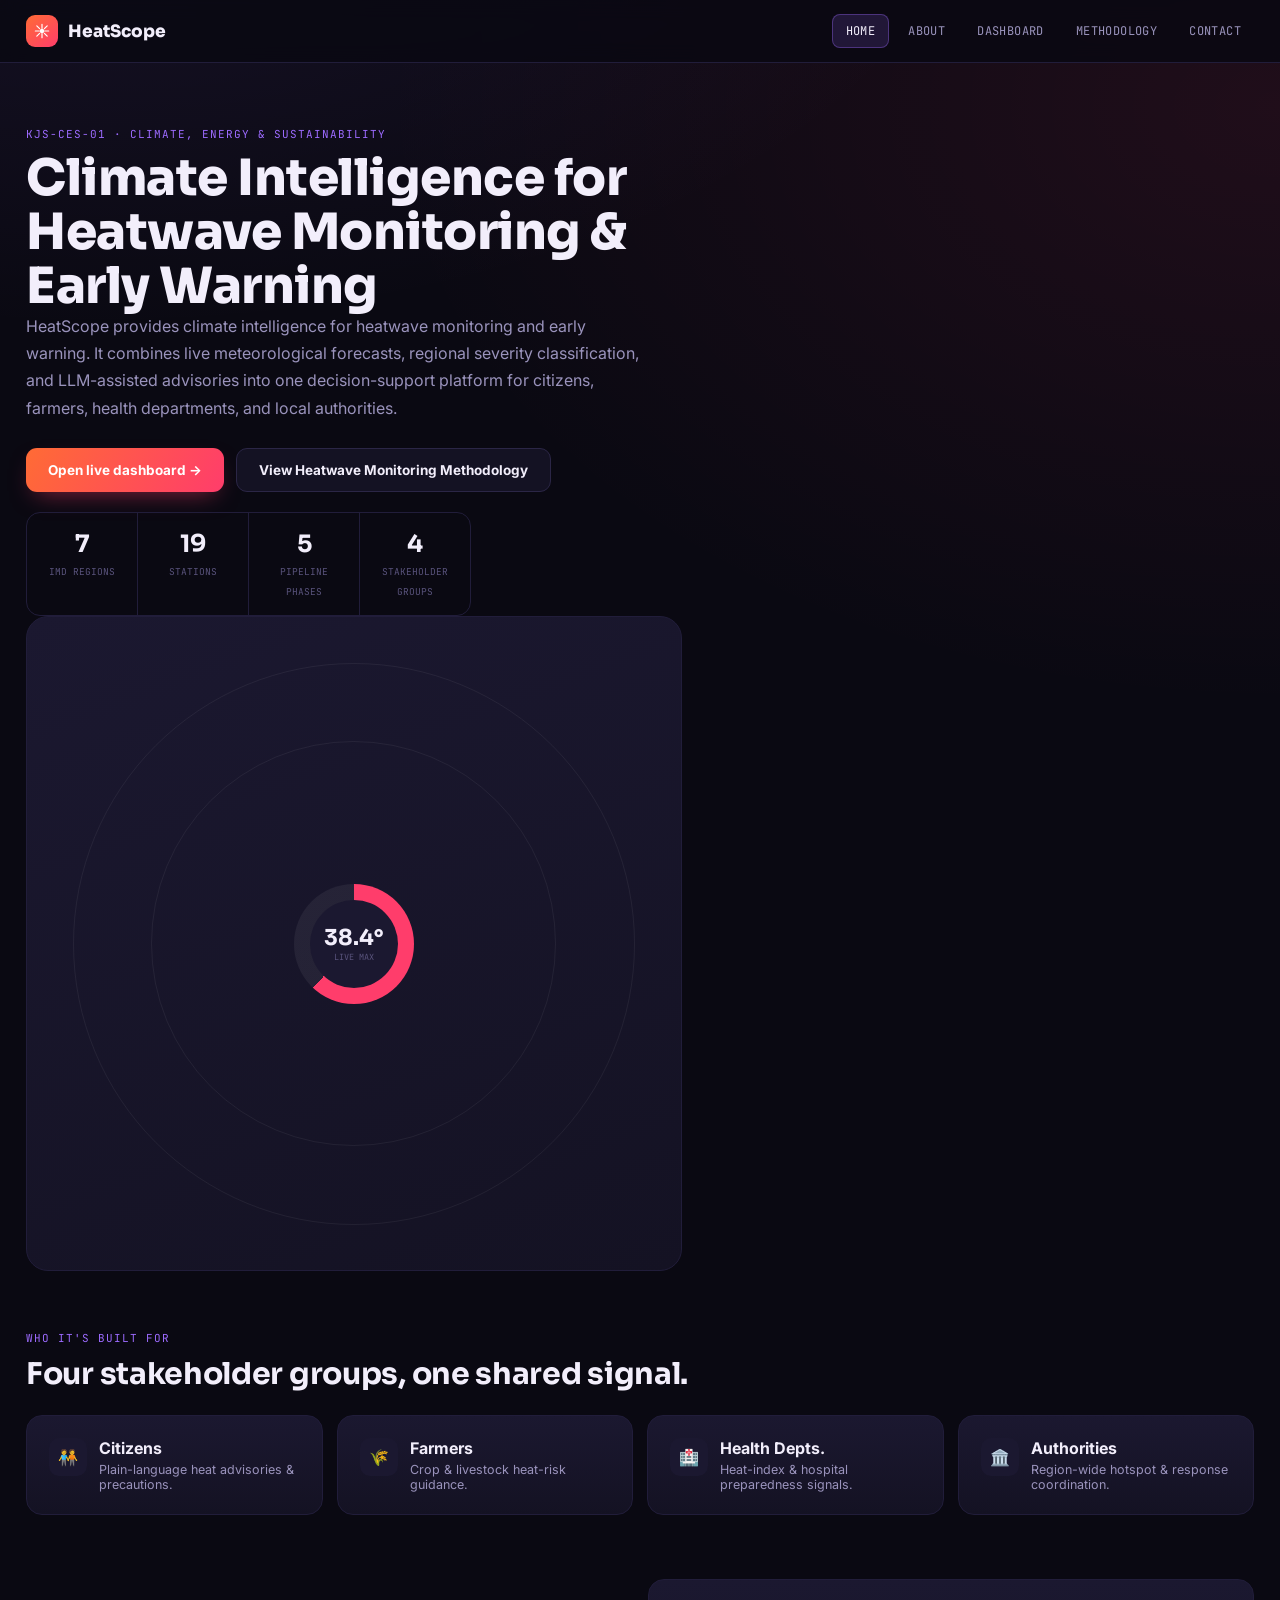
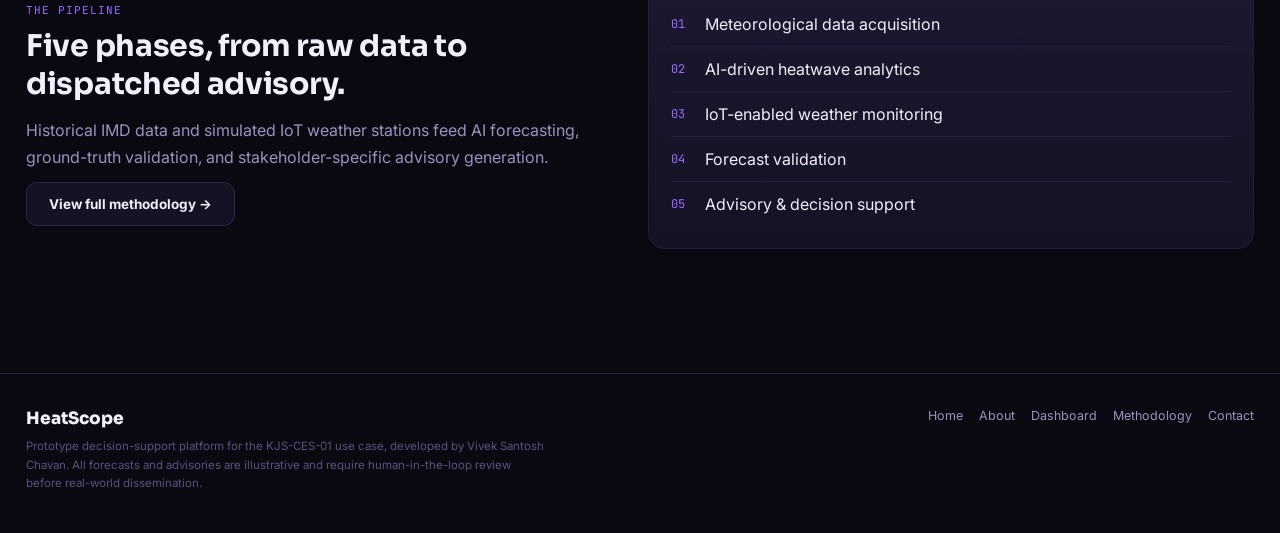
<file: index.html>
<!DOCTYPE html>
<html lang="en">
<head>
  
  <!-- Google tag (gtag.js) -->
<script async src="https://www.googletagmanager.com/gtag/js?id=G-BLM8X8SQ09"></script>
<script>
  window.dataLayer = window.dataLayer || [];
  function gtag(){dataLayer.push(arguments);}
  gtag('js', new Date());

  gtag('config', 'G-BLM8X8SQ09');
</script>
<meta charset="UTF-8">
<meta name="viewport" content="width=device-width, initial-scale=1.0">
<title>HeatScope — Climate Intelligence for Heatwave Monitoring</title>
<meta name="description" content="HeatScope provides heatwave monitoring, severity classification, and early-warning advisories.">
<link rel="icon" href="favicon.ico">
<link rel="preconnect" href="https://fonts.googleapis.com">
<link href="https://fonts.googleapis.com/css2?family=Sora:wght@500;600;700;800&family=Inter:wght@400;500;600&family=JetBrains+Mono:wght@400;500;600&display=swap" rel="stylesheet">
<link rel="stylesheet" href="styles.css">
<style>
.hero{padding:64px 0 40px;display:grid;grid-template-columns:1.1fr .9fr;gap:36px;align-items:center;}
@media (max-width:900px){.hero{grid-template-columns:1fr;}}
.hero-cta{display:flex;gap:12px;margin-top:26px;flex-wrap:wrap;}
.hero-art{aspect-ratio:1/1;border-radius:22px;background:linear-gradient(160deg,var(--panel-2),var(--panel));border:1px solid var(--border-soft);position:relative;overflow:hidden;display:flex;align-items:center;justify-content:center;}
.hero-art .ring{position:absolute;border-radius:50%;border:1px solid rgba(255,255,255,.06);}
.hero-art .r1{width:86%;height:86%;}
.hero-art .r2{width:62%;height:62%;}
.hero-art .core{width:120px;height:120px;border-radius:50%;background:conic-gradient(var(--magma) 0 62%, rgba(255,255,255,.06) 0);display:flex;align-items:center;justify-content:center;}
.hero-art .core-inner{width:88px;height:88px;border-radius:50%;background:var(--panel-2);display:flex;flex-direction:column;align-items:center;justify-content:center;font-family:var(--disp);}
.hero-art .core-inner b{font-size:22px;}
.hero-art .core-inner span{font-family:var(--mono);font-size:8.5px;color:var(--text-faint);text-transform:uppercase;}
.stat-strip{display:flex;gap:0;border:1px solid var(--border-soft);border-radius:14px;overflow:hidden;margin-top:8px;}
.stat{flex:1;padding:16px;text-align:center;border-right:1px solid var(--border-soft);}
.stat:last-child{border-right:none;}
.stat b{display:block;font-family:var(--disp);font-size:24px;}
.stat span{font-family:var(--mono);font-size:9.5px;color:var(--text-faint);text-transform:uppercase;}
.stake-card{display:flex;gap:12px;align-items:flex-start;}
.stake-card .ic{width:38px;height:38px;border-radius:10px;background:var(--panel-2);display:flex;align-items:center;justify-content:center;flex-shrink:0;}
.phase-mini{display:flex;align-items:center;gap:10px;padding:12px 0;border-bottom:1px solid var(--border-soft);}
.phase-mini:last-child{border-bottom:none;}
.phase-mini .num{font-family:var(--mono);color:var(--plasma);font-size:12px;width:24px;flex-shrink:0;}
</style>
</head>
<body>
<a class="skip-link" href="#main">Skip to content</a>
<nav class="topnav">
  <div class="nav-inner">
    <a class="nav-brand" href="index.html"><span class="nav-mark"><svg width="16" height="16" viewBox="0 0 24 24" fill="none"><path d="M12 2v6M12 16v6M4.2 4.2l4.2 4.2M15.6 15.6l4.2 4.2M2 12h6M16 12h6M4.2 19.8l4.2-4.2M15.6 8.4l4.2-4.2" stroke="#fff" stroke-width="1.8" stroke-linecap="round"/><circle cx="12" cy="12" r="3.4" fill="#fff"/></svg></span>HeatScope</a>
    <button class="nav-toggle" id="navToggle" aria-label="Toggle menu" aria-expanded="false">☰</button>
    <div class="nav-links" id="navLinks">
      <a href="index.html" class="active">Home</a>
      <a href="about.html">About</a>
      <a href="dashboard.html">Dashboard</a>
      <a href="methodology.html">Methodology</a>
      <a href="contact.html">Contact</a>
    </div>
  </div>
</nav>

<main id="main">
  <div class="shell">
    <section class="hero">
      <div>
        <div class="eyebrow">KJS-CES-01 · Climate, Energy &amp; Sustainability</div>
        <h1 class="h1">Climate Intelligence for Heatwave Monitoring &amp; Early Warning</h1>
       <p class="lead">
  HeatScope provides climate intelligence for heatwave monitoring and early warning.
  It combines live meteorological forecasts, regional severity classification,
  and LLM-assisted advisories into one decision-support platform for citizens,
  farmers, health departments, and local authorities.
</p>
        <div class="hero-cta">
          <a class="btn btn-primary" href="dashboard.html">Open live dashboard →</a>
          <a class="btn btn-ghost" href="methodology.html">
  View Heatwave Monitoring Methodology
</a>
        <div class="stat-strip">
          <div class="stat"><b>7</b><span>IMD regions</span></div>
          <div class="stat"><b>19</b><span>stations</span></div>
          <div class="stat"><b>5</b><span>pipeline phases</span></div>
          <div class="stat"><b>4</b><span>stakeholder groups</span></div>
        </div>
      </div>
      <div class="hero-art">
        <div class="ring r1"></div><div class="ring r2"></div>
        <div class="core"><div class="core-inner"><b>38.4°</b><span>live max</span></div></div>
      </div>
    </section>

    <section class="section" style="padding-top:20px;">
      <div class="eyebrow">Who it's built for</div>
      <h2 class="h2" style="margin-bottom:22px;">Four stakeholder groups, one shared signal.</h2>
      <div class="grid-4">
        <div class="card stake-card"><div class="ic">🧑‍🤝‍🧑</div><div><b>Citizens</b><p class="muted" style="font-size:12.5px;margin-top:4px;">Plain-language heat advisories &amp; precautions.</p></div></div>
        <div class="card stake-card"><div class="ic">🌾</div><div><b>Farmers</b><p class="muted" style="font-size:12.5px;margin-top:4px;">Crop &amp; livestock heat-risk guidance.</p></div></div>
        <div class="card stake-card"><div class="ic">🏥</div><div><b>Health Depts.</b><p class="muted" style="font-size:12.5px;margin-top:4px;">Heat-index &amp; hospital preparedness signals.</p></div></div>
        <div class="card stake-card"><div class="ic">🏛️</div><div><b>Authorities</b><p class="muted" style="font-size:12.5px;margin-top:4px;">Region-wide hotspot &amp; response coordination.</p></div></div>
      </div>
    </section>

    <section class="section" style="padding-top:0;">
      <div class="grid-2" style="align-items:center;">
        <div>
          <div class="eyebrow">The pipeline</div>
          <h2 class="h2" style="margin-bottom:14px;">Five phases, from raw data to dispatched advisory.</h2>
          <p class="lead" style="margin-bottom:10px;">Historical IMD data and simulated IoT weather stations feed AI forecasting, ground-truth validation, and stakeholder-specific advisory generation.</p>
          <a class="btn btn-ghost" href="methodology.html">View full methodology →</a>
        </div>
        <div class="card">
          <div class="phase-mini"><span class="num">01</span>Meteorological data acquisition</div>
          <div class="phase-mini"><span class="num">02</span>AI-driven heatwave analytics</div>
          <div class="phase-mini"><span class="num">03</span>IoT-enabled weather monitoring</div>
          <div class="phase-mini"><span class="num">04</span>Forecast validation</div>
          <div class="phase-mini"><span class="num">05</span>Advisory &amp; decision support</div>
        </div>
      </div>
    </section>
  </div>
</main>

<footer>
  <div class="foot-inner">
    <div>
      <div class="nav-brand" style="margin-bottom:8px;">HeatScope</div>
      <p>Prototype decision-support platform for the KJS-CES-01 use case, developed by Vivek Santosh Chavan. All forecasts and advisories are illustrative and require human-in-the-loop review before real-world dissemination.</p>
    </div>
    <div class="foot-links">
      <a href="index.html">Home</a><a href="about.html">About</a><a href="dashboard.html">Dashboard</a><a href="methodology.html">Methodology</a><a href="contact.html">Contact</a>
    </div>
  </div>
</footer>
<script src="nav.js"></script>
</body>
</html>
</file>
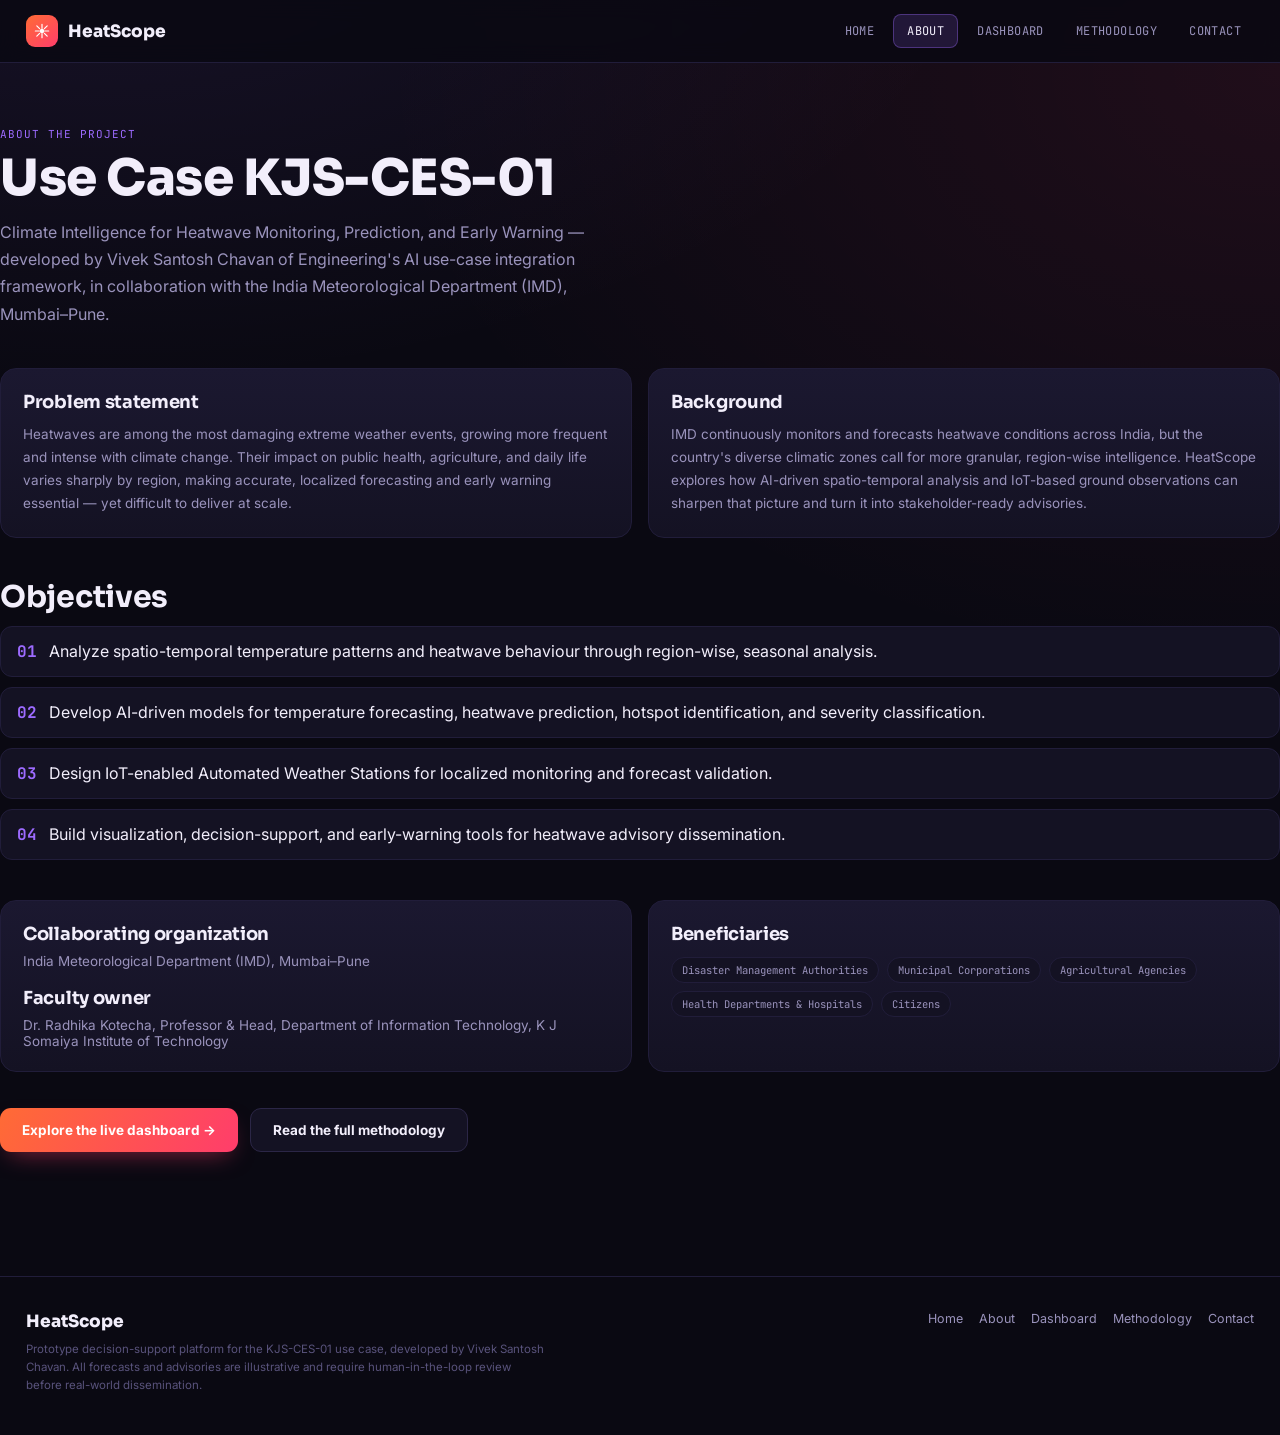
<file: about.html>
<!DOCTYPE html>
<html lang="en">
<head>
  <!-- Google tag (gtag.js) -->
<script async src="https://www.googletagmanager.com/gtag/js?id=G-BLM8X8SQ09"></script>
<script>
  window.dataLayer = window.dataLayer || [];
  function gtag(){dataLayer.push(arguments);}
  gtag('js', new Date());

  gtag('config', 'G-BLM8X8SQ09');
</script>
<meta charset="UTF-8">
<meta name="viewport" content="width=device-width, initial-scale=1.0">
<title>About — HeatScope</title>
<link rel="preconnect" href="https://fonts.googleapis.com">
<link href="https://fonts.googleapis.com/css2?family=Sora:wght@500;600;700;800&family=Inter:wght@400;500;600&family=JetBrains+Mono:wght@400;500;600&display=swap" rel="stylesheet">
<link rel="stylesheet" href="styles.css">
<style>
.obj-list{display:flex;flex-direction:column;gap:10px;margin-top:10px;}
.obj-list li{list-style:none;display:flex;gap:12px;padding:14px 16px;background:var(--panel);border:1px solid var(--border-soft);border-radius:12px;}
.obj-list b.n{font-family:var(--mono);color:var(--plasma);flex-shrink:0;}
.tag-row{display:flex;flex-wrap:wrap;gap:8px;margin-top:12px;}
.tag{font-family:var(--mono);font-size:10.5px;padding:5px 10px;border-radius:16px;background:var(--panel);border:1px solid var(--border-soft);color:var(--text-dim);}
</style>
</head>
<body>
<a class="skip-link" href="#main">Skip to content</a>
<nav class="topnav">
  <div class="nav-inner">
    <a class="nav-brand" href="index.html"><span class="nav-mark"><svg width="16" height="16" viewBox="0 0 24 24" fill="none"><path d="M12 2v6M12 16v6M4.2 4.2l4.2 4.2M15.6 15.6l4.2 4.2M2 12h6M16 12h6M4.2 19.8l4.2-4.2M15.6 8.4l4.2-4.2" stroke="#fff" stroke-width="1.8" stroke-linecap="round"/><circle cx="12" cy="12" r="3.4" fill="#fff"/></svg></span>HeatScope</a>
    <button class="nav-toggle" id="navToggle" aria-label="Toggle menu" aria-expanded="false">☰</button>
    <div class="nav-links" id="navLinks">
      <a href="index.html">Home</a>
      <a href="about.html" class="active">About</a>
      <a href="dashboard.html">Dashboard</a>
      <a href="methodology.html">Methodology</a>
      <a href="contact.html">Contact</a>
    </div>
  </div>
</nav>

<main id="main">
  <div class="shell section">
    <div class="eyebrow">About the project</div>
    <h1 class="h1" style="margin-bottom:14px;">Use Case KJS-CES-01</h1>
    <p class="lead">Climate Intelligence for Heatwave Monitoring, Prediction, and Early Warning — developed by Vivek Santosh Chavan of Engineering's AI use-case integration framework, in collaboration with the India Meteorological Department (IMD), Mumbai–Pune.</p>

    <div class="grid-2" style="margin-top:40px;align-items:start;">
      <div class="card">
        <h2 class="h2" style="font-size:18px;margin-bottom:10px;">Problem statement</h2>
        <p class="muted" style="line-height:1.7;font-size:13.5px;">Heatwaves are among the most damaging extreme weather events, growing more frequent and intense with climate change. Their impact on public health, agriculture, and daily life varies sharply by region, making accurate, localized forecasting and early warning essential — yet difficult to deliver at scale.</p>
      </div>
      <div class="card">
        <h2 class="h2" style="font-size:18px;margin-bottom:10px;">Background</h2>
        <p class="muted" style="line-height:1.7;font-size:13.5px;">IMD continuously monitors and forecasts heatwave conditions across India, but the country's diverse climatic zones call for more granular, region-wise intelligence. HeatScope explores how AI-driven spatio-temporal analysis and IoT-based ground observations can sharpen that picture and turn it into stakeholder-ready advisories.</p>
      </div>
    </div>

    <div style="margin-top:40px;">
      <h2 class="h2" style="margin-bottom:6px;">Objectives</h2>
      <ul class="obj-list">
        <li><b class="n">01</b><span>Analyze spatio-temporal temperature patterns and heatwave behaviour through region-wise, seasonal analysis.</span></li>
        <li><b class="n">02</b><span>Develop AI-driven models for temperature forecasting, heatwave prediction, hotspot identification, and severity classification.</span></li>
        <li><b class="n">03</b><span>Design IoT-enabled Automated Weather Stations for localized monitoring and forecast validation.</span></li>
        <li><b class="n">04</b><span>Build visualization, decision-support, and early-warning tools for heatwave advisory dissemination.</span></li>
      </ul>
    </div>

    <div class="grid-2" style="margin-top:40px;">
      <div class="card">
        <h2 class="h2" style="font-size:18px;margin-bottom:8px;">Collaborating organization</h2>
        <p class="muted" style="font-size:13.5px;">India Meteorological Department (IMD), Mumbai–Pune</p>
        <h2 class="h2" style="font-size:18px;margin:18px 0 8px;">Faculty owner</h2>
        <p class="muted" style="font-size:13.5px;">Dr. Radhika Kotecha, Professor &amp; Head, Department of Information Technology, K J Somaiya Institute of Technology</p>
      </div>
      <div class="card">
        <h2 class="h2" style="font-size:18px;margin-bottom:8px;">Beneficiaries</h2>
        <div class="tag-row">
          <span class="tag">Disaster Management Authorities</span>
          <span class="tag">Municipal Corporations</span>
          <span class="tag">Agricultural Agencies</span>
          <span class="tag">Health Departments &amp; Hospitals</span>
          <span class="tag">Citizens</span>
        </div>
      </div>
    </div>

    <div class="hero-cta" style="display:flex;gap:12px;margin-top:36px;">
      <a class="btn btn-primary" href="dashboard.html">Explore the live dashboard →</a>
      <a class="btn btn-ghost" href="methodology.html">Read the full methodology</a>
    </div>
  </div>
</main>

<footer>
  <div class="foot-inner">
    <div>
      <div class="nav-brand" style="margin-bottom:8px;">HeatScope</div>
      <p>Prototype decision-support platform for the KJS-CES-01 use case, developed by Vivek Santosh Chavan. All forecasts and advisories are illustrative and require human-in-the-loop review before real-world dissemination.</p>
    </div>
    <div class="foot-links">
      <a href="index.html">Home</a><a href="about.html">About</a><a href="dashboard.html">Dashboard</a><a href="methodology.html">Methodology</a><a href="contact.html">Contact</a>
    </div>
  </div>
</footer>
<script src="nav.js"></script>
</body>
</html>
</file>
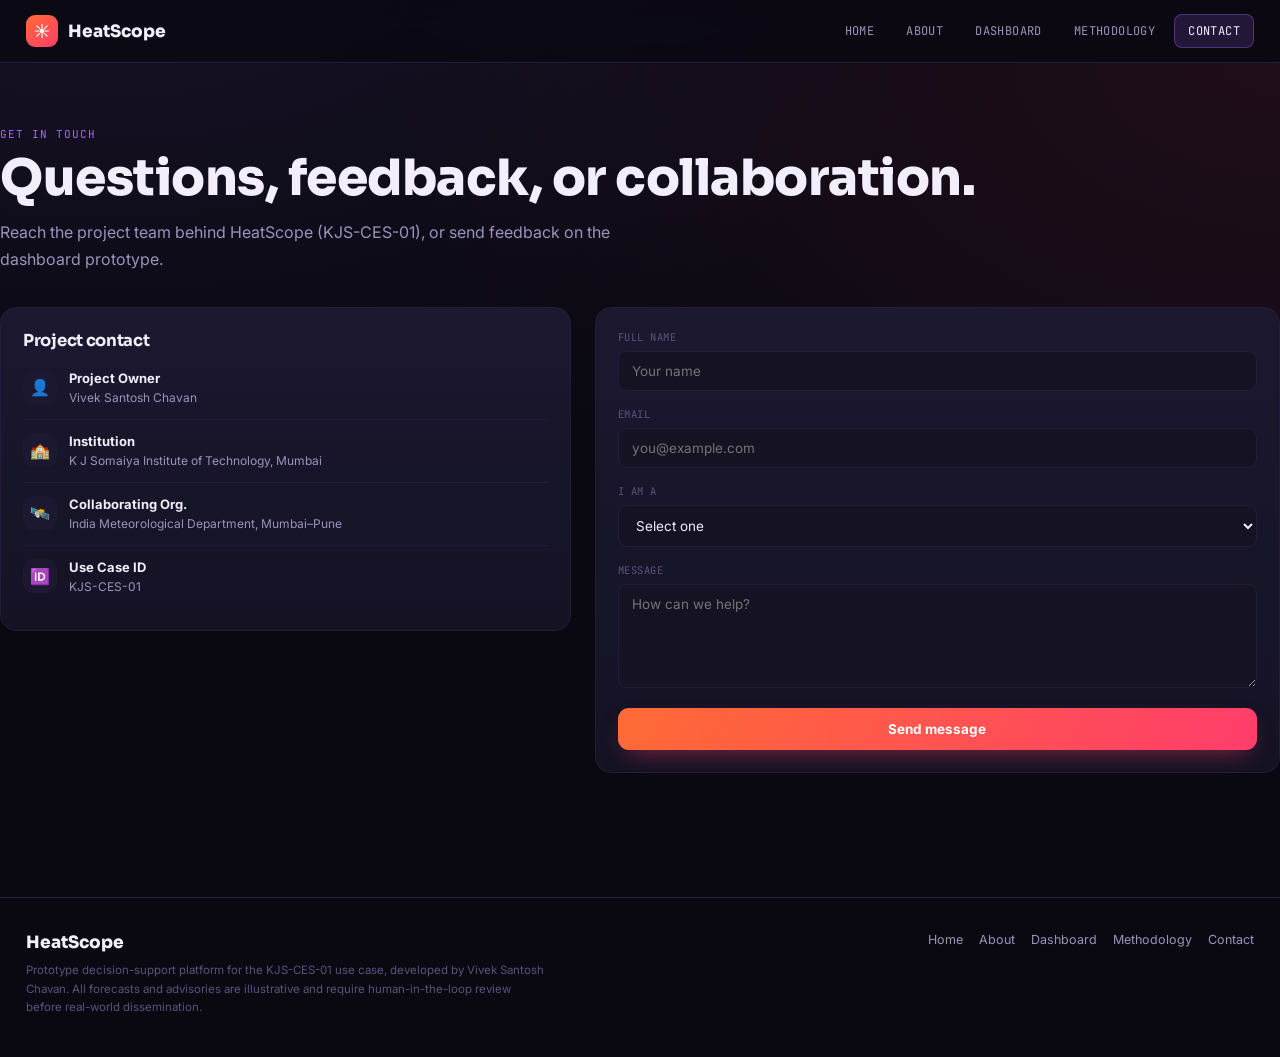
<file: contact.html>
<!DOCTYPE html>
<html lang="en">
<head>
  <!-- Google tag (gtag.js) -->
<script async src="https://www.googletagmanager.com/gtag/js?id=G-BLM8X8SQ09"></script>
<script>
  window.dataLayer = window.dataLayer || [];
  function gtag(){dataLayer.push(arguments);}
  gtag('js', new Date());

  gtag('config', 'G-BLM8X8SQ09');
</script>
<meta charset="UTF-8">
<meta name="viewport" content="width=device-width, initial-scale=1.0">
<title>Contact — HeatScope</title>
<link rel="preconnect" href="https://fonts.googleapis.com">
<link href="https://fonts.googleapis.com/css2?family=Sora:wght@500;600;700;800&family=Inter:wght@400;500;600&family=JetBrains+Mono:wght@400;500;600&display=swap" rel="stylesheet">
<link rel="stylesheet" href="styles.css">
<style>
.contact-grid{display:grid;grid-template-columns:1fr 1.2fr;gap:24px;margin-top:34px;align-items:start;}
@media (max-width:860px){.contact-grid{grid-template-columns:1fr;}}
.info-row{display:flex;gap:12px;padding:13px 0;border-bottom:1px solid var(--border-soft);}
.info-row:last-child{border-bottom:none;}
.info-row .ic{width:34px;height:34px;border-radius:9px;background:var(--panel-2);display:flex;align-items:center;justify-content:center;flex-shrink:0;}
.info-row b{display:block;font-size:13px;}
.info-row span{font-size:12px;color:var(--text-dim);}
</style>
</head>
<body>
<a class="skip-link" href="#main">Skip to content</a>
<nav class="topnav">
  <div class="nav-inner">
    <a class="nav-brand" href="index.html"><span class="nav-mark"><svg width="16" height="16" viewBox="0 0 24 24" fill="none"><path d="M12 2v6M12 16v6M4.2 4.2l4.2 4.2M15.6 15.6l4.2 4.2M2 12h6M16 12h6M4.2 19.8l4.2-4.2M15.6 8.4l4.2-4.2" stroke="#fff" stroke-width="1.8" stroke-linecap="round"/><circle cx="12" cy="12" r="3.4" fill="#fff"/></svg></span>HeatScope</a>
    <button class="nav-toggle" id="navToggle" aria-label="Toggle menu" aria-expanded="false">☰</button>
    <div class="nav-links" id="navLinks">
      <a href="index.html">Home</a>
      <a href="about.html">About</a>
      <a href="dashboard.html">Dashboard</a>
      <a href="methodology.html">Methodology</a>
      <a href="contact.html" class="active">Contact</a>
    </div>
  </div>
</nav>

<main id="main">
  <div class="shell section">
    <div class="eyebrow">Get in touch</div>
    <h1 class="h1" style="margin-bottom:14px;">Questions, feedback, or collaboration.</h1>
    <p class="lead">Reach the project team behind HeatScope (KJS-CES-01), or send feedback on the dashboard prototype.</p>

    <div class="contact-grid">
      <div class="card">
        <h2 class="h2" style="font-size:16.5px;margin-bottom:6px;">Project contact</h2>
        <div class="info-row"><div class="ic">👤</div><div><b>Project Owner</b><span>Vivek Santosh Chavan </span></div></div>
        <div class="info-row"><div class="ic">🏫</div><div><b>Institution</b><span>K J Somaiya Institute of Technology, Mumbai</span></div></div>
        <div class="info-row"><div class="ic">🛰️</div><div><b>Collaborating Org.</b><span>India Meteorological Department, Mumbai–Pune</span></div></div>
        <div class="info-row"><div class="ic">🆔</div><div><b>Use Case ID</b><span>KJS-CES-01</span></div></div>
      </div>

      <div class="card">
        <form id="contactForm" novalidate>
          <div class="field" id="f-name">
            <label for="name">Full name</label>
            <input type="text" id="name" name="name" placeholder="Your name" required>
            <div class="err">Please enter your name.</div>
          </div>
          <div class="field" id="f-email">
            <label for="email">Email</label>
            <input type="email" id="email" name="email" placeholder="you@example.com" required>
            <div class="err">Please enter a valid email address.</div>
          </div>
          <div class="field" id="f-role">
            <label for="role">I am a</label>
            <select id="role" name="role" required>
              <option value="">Select one</option>
              <option>Citizen</option>
              <option>Farmer</option>
              <option>Health Dept. representative</option>
              <option>Local authority</option>
              <option>Student / Researcher</option>
              <option>Other</option>
            </select>
            <div class="err">Please select an option.</div>
          </div>
          <div class="field" id="f-message">
            <label for="message">Message</label>
            <textarea id="message" name="message" rows="5" placeholder="How can we help?" required></textarea>
            <div class="err">Please enter a message.</div>
          </div>
          <button type="submit" class="btn btn-primary btn-block" id="submitBtn">Send message</button>
          <div class="form-success" id="formSuccess" style="margin-top:14px;">✓ Message received. This is a static prototype form, so nothing is sent to a server yet — but the flow works end to end.</div>
        </form>
      </div>
    </div>
  </div>
</main>

<footer>
  <div class="foot-inner">
    <div>
      <div class="nav-brand" style="margin-bottom:8px;">HeatScope</div>
      <p>Prototype decision-support platform for the KJS-CES-01 use case, developed by Vivek Santosh Chavan. All forecasts and advisories are illustrative and require human-in-the-loop review before real-world dissemination.</p>
    </div>
    <div class="foot-links">
      <a href="index.html">Home</a><a href="about.html">About</a><a href="dashboard.html">Dashboard</a><a href="methodology.html">Methodology</a><a href="contact.html">Contact</a>
    </div>
  </div>
</footer>
<script src="nav.js"></script>
<script>
document.getElementById('contactForm').addEventListener('submit', function(e){
  e.preventDefault();
  var ok = true;
  var name = document.getElementById('name');
  var email = document.getElementById('email');
  var role = document.getElementById('role');
  var message = document.getElementById('message');
  var emailRe = /^[^\s@]+@[^\s@]+\.[^\s@]+$/;

  function set(fieldId, valid){
    var f = document.getElementById(fieldId);
    f.classList.toggle('invalid', !valid);
    if(!valid) ok = false;
  }
  set('f-name', name.value.trim().length > 0);
  set('f-email', emailRe.test(email.value.trim()));
  set('f-role', role.value.trim().length > 0);
  set('f-message', message.value.trim().length > 0);

  var successBox = document.getElementById('formSuccess');
  if(ok){
    successBox.classList.add('show');
    this.reset();
    successBox.scrollIntoView({behavior:'smooth', block:'nearest'});
  } else {
    successBox.classList.remove('show');
  }
});
</script>
</body>
</html>
</file>
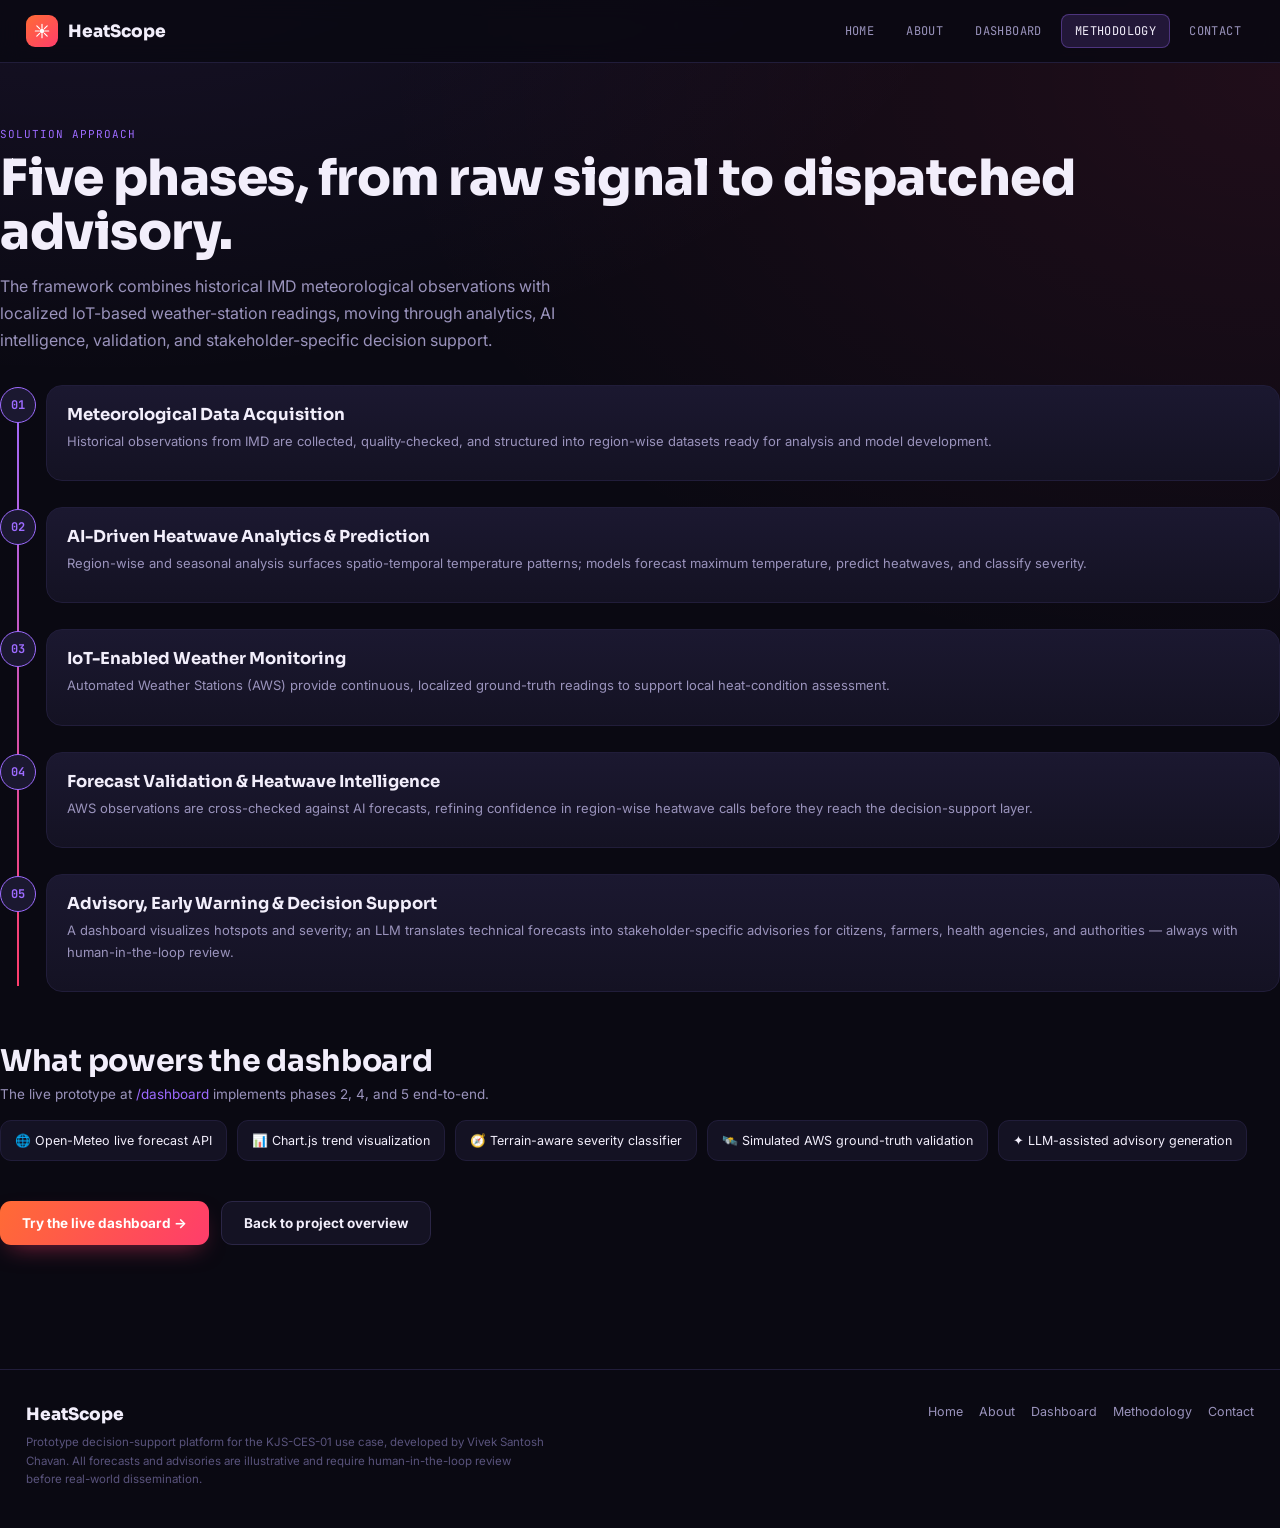
<file: methodology.html>
<!DOCTYPE html>
<html lang="en">
<head>
  <!-- Google tag (gtag.js) -->
<script async src="https://www.googletagmanager.com/gtag/js?id=G-BLM8X8SQ09"></script>
<script>
  window.dataLayer = window.dataLayer || [];
  function gtag(){dataLayer.push(arguments);}
  gtag('js', new Date());

  gtag('config', 'G-BLM8X8SQ09');
</script>
<meta charset="UTF-8">
<meta name="viewport" content="width=device-width, initial-scale=1.0">
<title>Methodology — HeatScope</title>
<link rel="preconnect" href="https://fonts.googleapis.com">
<link href="https://fonts.googleapis.com/css2?family=Sora:wght@500;600;700;800&family=Inter:wght@400;500;600&family=JetBrains+Mono:wght@400;500;600&display=swap" rel="stylesheet">
<link rel="stylesheet" href="styles.css">
<style>
.timeline{position:relative;margin-top:30px;padding-left:46px;}
.timeline::before{content:'';position:absolute;left:17px;top:6px;bottom:6px;width:2px;background:linear-gradient(var(--plasma),var(--magma));}
.phase{position:relative;margin-bottom:26px;}
.phase .dot{position:absolute;left:-46px;top:2px;width:36px;height:36px;border-radius:50%;background:var(--panel-2);border:1px solid var(--plasma);display:flex;align-items:center;justify-content:center;font-family:var(--mono);font-size:12px;color:var(--plasma);font-weight:700;}
.phase .card{padding:18px 20px;}
.phase h3{font-family:var(--disp);font-size:16.5px;margin-bottom:6px;}
.phase p{color:var(--text-dim);font-size:13px;line-height:1.65;margin-bottom:10px;}
.stackrow{display:flex;flex-wrap:wrap;gap:10px;margin-top:18px;}
.stack-item{display:flex;align-items:center;gap:10px;padding:12px 14px;background:var(--panel);border:1px solid var(--border-soft);border-radius:11px;font-size:12.5px;}
</style>
</head>
<body>
<a class="skip-link" href="#main">Skip to content</a>
<nav class="topnav">
  <div class="nav-inner">
    <a class="nav-brand" href="index.html"><span class="nav-mark"><svg width="16" height="16" viewBox="0 0 24 24" fill="none"><path d="M12 2v6M12 16v6M4.2 4.2l4.2 4.2M15.6 15.6l4.2 4.2M2 12h6M16 12h6M4.2 19.8l4.2-4.2M15.6 8.4l4.2-4.2" stroke="#fff" stroke-width="1.8" stroke-linecap="round"/><circle cx="12" cy="12" r="3.4" fill="#fff"/></svg></span>HeatScope</a>
    <button class="nav-toggle" id="navToggle" aria-label="Toggle menu" aria-expanded="false">☰</button>
    <div class="nav-links" id="navLinks">
      <a href="index.html">Home</a>
      <a href="about.html">About</a>
      <a href="dashboard.html">Dashboard</a>
      <a href="methodology.html" class="active">Methodology</a>
      <a href="contact.html">Contact</a>
    </div>
  </div>
</nav>

<main id="main">
  <div class="shell section">
    <div class="eyebrow">Solution approach</div>
    <h1 class="h1" style="margin-bottom:14px;">Five phases, from raw signal to dispatched advisory.</h1>
    <p class="lead">The framework combines historical IMD meteorological observations with localized IoT-based weather-station readings, moving through analytics, AI intelligence, validation, and stakeholder-specific decision support.</p>

    <div class="timeline">
      <div class="phase"><div class="dot">01</div><div class="card">
        <h3>Meteorological Data Acquisition</h3>
        <p>Historical observations from IMD are collected, quality-checked, and structured into region-wise datasets ready for analysis and model development.</p>
      </div></div>
      <div class="phase"><div class="dot">02</div><div class="card">
        <h3>AI-Driven Heatwave Analytics &amp; Prediction</h3>
        <p>Region-wise and seasonal analysis surfaces spatio-temporal temperature patterns; models forecast maximum temperature, predict heatwaves, and classify severity.</p>
      </div></div>
      <div class="phase"><div class="dot">03</div><div class="card">
        <h3>IoT-Enabled Weather Monitoring</h3>
        <p>Automated Weather Stations (AWS) provide continuous, localized ground-truth readings to support local heat-condition assessment.</p>
      </div></div>
      <div class="phase"><div class="dot">04</div><div class="card">
        <h3>Forecast Validation &amp; Heatwave Intelligence</h3>
        <p>AWS observations are cross-checked against AI forecasts, refining confidence in region-wise heatwave calls before they reach the decision-support layer.</p>
      </div></div>
      <div class="phase"><div class="dot">05</div><div class="card">
        <h3>Advisory, Early Warning &amp; Decision Support</h3>
        <p>A dashboard visualizes hotspots and severity; an LLM translates technical forecasts into stakeholder-specific advisories for citizens, farmers, health agencies, and authorities — always with human-in-the-loop review.</p>
      </div></div>
    </div>

    <div style="margin-top:50px;">
      <h2 class="h2" style="margin-bottom:6px;">What powers the dashboard</h2>
      <p class="muted" style="font-size:13.5px;margin-bottom:6px;">The live prototype at <a href="dashboard.html" style="color:var(--plasma);">/dashboard</a> implements phases 2, 4, and 5 end-to-end.</p>
      <div class="stackrow">
        <div class="stack-item">🌐 Open-Meteo live forecast API</div>
        <div class="stack-item">📊 Chart.js trend visualization</div>
        <div class="stack-item">🧭 Terrain-aware severity classifier</div>
        <div class="stack-item">🛰️ Simulated AWS ground-truth validation</div>
        <div class="stack-item">✦ LLM-assisted advisory generation</div>
      </div>
    </div>

    <div class="hero-cta" style="display:flex;gap:12px;margin-top:40px;">
      <a class="btn btn-primary" href="dashboard.html">Try the live dashboard →</a>
      <a class="btn btn-ghost" href="about.html">Back to project overview</a>
    </div>
  </div>
</main>

<footer>
  <div class="foot-inner">
    <div>
      <div class="nav-brand" style="margin-bottom:8px;">HeatScope</div>
      <p>Prototype decision-support platform for the KJS-CES-01 use case, developed by Vivek Santosh Chavan. All forecasts and advisories are illustrative and require human-in-the-loop review before real-world dissemination.</p>
    </div>
    <div class="foot-links">
      <a href="index.html">Home</a><a href="about.html">About</a><a href="dashboard.html">Dashboard</a><a href="methodology.html">Methodology</a><a href="contact.html">Contact</a>
    </div>
  </div>
</footer>
<script src="nav.js"></script>
</body>
</html>
</file>
<file: styles.css>
/* ===== HeatScope shared site styles ===== */
:root{
  --bg:#0A0912; --panel:#141223; --panel-2:#1B1830; --border:#2B2646; --border-soft:#211D3A;
  --text:#F2EEFB; --text-dim:#9A93BC; --text-faint:#59537C;
  --ember:#FF6B35; --magma:#FF3D6B; --watch:#FFB020; --good:#33DE9B; --cool:#4EA1FF; --plasma:#9D6BFF;
  --radius:16px; --disp:'Sora',sans-serif; --sans:'Inter',sans-serif; --mono:'JetBrains Mono',monospace;
}
*{box-sizing:border-box;margin:0;padding:0;}
html{scroll-behavior:smooth;}
body{
  background:
    radial-gradient(ellipse 900px 500px at 8% -8%, rgba(157,107,255,.10), transparent),
    radial-gradient(ellipse 900px 600px at 100% 5%, rgba(255,61,107,.09), transparent), var(--bg);
  color:var(--text); font-family:var(--sans); min-height:100vh;
}
::selection{background:var(--plasma);color:#fff;}
a{color:inherit;text-decoration:none;}
button{font-family:inherit;cursor:pointer;}
:focus-visible{outline:2px solid var(--plasma);outline-offset:2px;}
img{max-width:100%;display:block;}
.shell{max-width:1280px;margin:0 auto;padding:0 26px;}

/* ===== Nav ===== */
.topnav{position:sticky;top:0;z-index:50;background:rgba(10,9,18,.85);backdrop-filter:blur(10px);border-bottom:1px solid var(--border-soft);}
.nav-inner{max-width:1280px;margin:0 auto;padding:14px 26px;display:flex;align-items:center;justify-content:space-between;gap:20px;}
.nav-brand{display:flex;align-items:center;gap:10px;font-family:var(--disp);font-weight:800;font-size:17px;flex-shrink:0;}
.nav-mark{width:32px;height:32px;border-radius:9px;background:linear-gradient(140deg,var(--ember),var(--magma));display:flex;align-items:center;justify-content:center;flex-shrink:0;}
.nav-links{display:flex;gap:6px;align-items:center;}
.nav-links a{font-family:var(--mono);font-size:12px;text-transform:uppercase;letter-spacing:.4px;color:var(--text-dim);padding:8px 13px;border-radius:8px;transition:.15s;}
.nav-links a:hover{color:var(--text);background:rgba(255,255,255,.04);}
.nav-links a.active{color:var(--text);background:rgba(157,107,255,.16);border:1px solid rgba(157,107,255,.35);}
.nav-toggle{display:none;background:none;border:1px solid var(--border-soft);border-radius:8px;color:var(--text);width:38px;height:38px;font-size:18px;}
@media (max-width:820px){
  .nav-toggle{display:block;}
  .nav-links{position:absolute;top:100%;left:0;right:0;background:var(--panel);border-bottom:1px solid var(--border-soft);flex-direction:column;align-items:stretch;gap:2px;padding:10px;display:none;}
  .nav-links.open{display:flex;}
  .nav-links a{padding:12px 14px;}
}

/* ===== Buttons ===== */
.btn{display:inline-flex;align-items:center;justify-content:center;gap:8px;padding:13px 22px;border-radius:11px;border:none;font-weight:700;font-size:13.5px;font-family:var(--sans);transition:transform .12s,box-shadow .12s;}
.btn:hover{transform:translateY(-1px);}
.btn-primary{background:linear-gradient(120deg,var(--ember),var(--magma));color:#fff;box-shadow:0 10px 24px -10px rgba(255,61,107,.55);}
.btn-ghost{background:var(--panel);border:1px solid var(--border);color:var(--text);}
.btn-ghost:hover{border-color:var(--plasma);}
.btn-block{width:100%;}

/* ===== Cards / sections ===== */
.card{background:linear-gradient(180deg,var(--panel-2),var(--panel));border:1px solid var(--border-soft);border-radius:var(--radius);padding:22px;}
.section{padding:64px 0;}
.eyebrow{font-family:var(--mono);font-size:11px;text-transform:uppercase;letter-spacing:1px;color:var(--plasma);margin-bottom:10px;}
.h1{font-family:var(--disp);font-weight:800;font-size:clamp(30px,5vw,50px);line-height:1.08;letter-spacing:-.5px;}
.h2{font-family:var(--disp);font-weight:700;font-size:clamp(22px,3vw,30px);letter-spacing:-.3px;}
.lead{color:var(--text-dim);font-size:16px;line-height:1.7;max-width:620px;}
.muted{color:var(--text-dim);}
.grid-2{display:grid;grid-template-columns:1fr 1fr;gap:16px;}
.grid-3{display:grid;grid-template-columns:repeat(3,1fr);gap:16px;}
.grid-4{display:grid;grid-template-columns:repeat(4,1fr);gap:14px;}
@media (max-width:900px){.grid-3,.grid-4{grid-template-columns:repeat(2,1fr);}}
@media (max-width:600px){.grid-2,.grid-3,.grid-4{grid-template-columns:1fr;}}

/* ===== Footer ===== */
footer{border-top:1px solid var(--border-soft);margin-top:60px;padding:34px 0 40px;}
.foot-inner{max-width:1280px;margin:0 auto;padding:0 26px;display:flex;justify-content:space-between;gap:24px;flex-wrap:wrap;}
.foot-links{display:flex;gap:16px;flex-wrap:wrap;}
.foot-links a{font-size:12.5px;color:var(--text-dim);}
.foot-links a:hover{color:var(--plasma);}
footer p{font-size:11.5px;color:var(--text-faint);max-width:520px;line-height:1.6;}

/* ===== Forms ===== */
.field{margin-bottom:16px;}
.field label{display:block;font-family:var(--mono);font-size:10.5px;text-transform:uppercase;letter-spacing:.5px;color:var(--text-faint);margin-bottom:7px;}
.field input,.field select,.field textarea{
  width:100%;padding:11px 13px;border-radius:9px;background:var(--panel);border:1px solid var(--border-soft);color:var(--text);font-family:var(--sans);font-size:13.5px;
}
.field input:focus,.field select:focus,.field textarea:focus{outline:none;border-color:var(--plasma);}
.field .err{color:var(--magma);font-size:11px;margin-top:5px;display:none;font-family:var(--mono);}
.field.invalid input,.field.invalid select,.field.invalid textarea{border-color:var(--magma);}
.field.invalid .err{display:block;}
.form-success{background:rgba(51,222,155,.09);border:1px solid rgba(51,222,155,.35);color:var(--good);padding:14px 16px;border-radius:10px;font-size:13px;display:none;}
.form-success.show{display:block;}

/* Skip link */
.skip-link{position:absolute;left:-999px;top:0;background:var(--plasma);color:#fff;padding:10px 14px;border-radius:8px;z-index:200;}
.skip-link:focus{left:14px;top:14px;}
</file>
